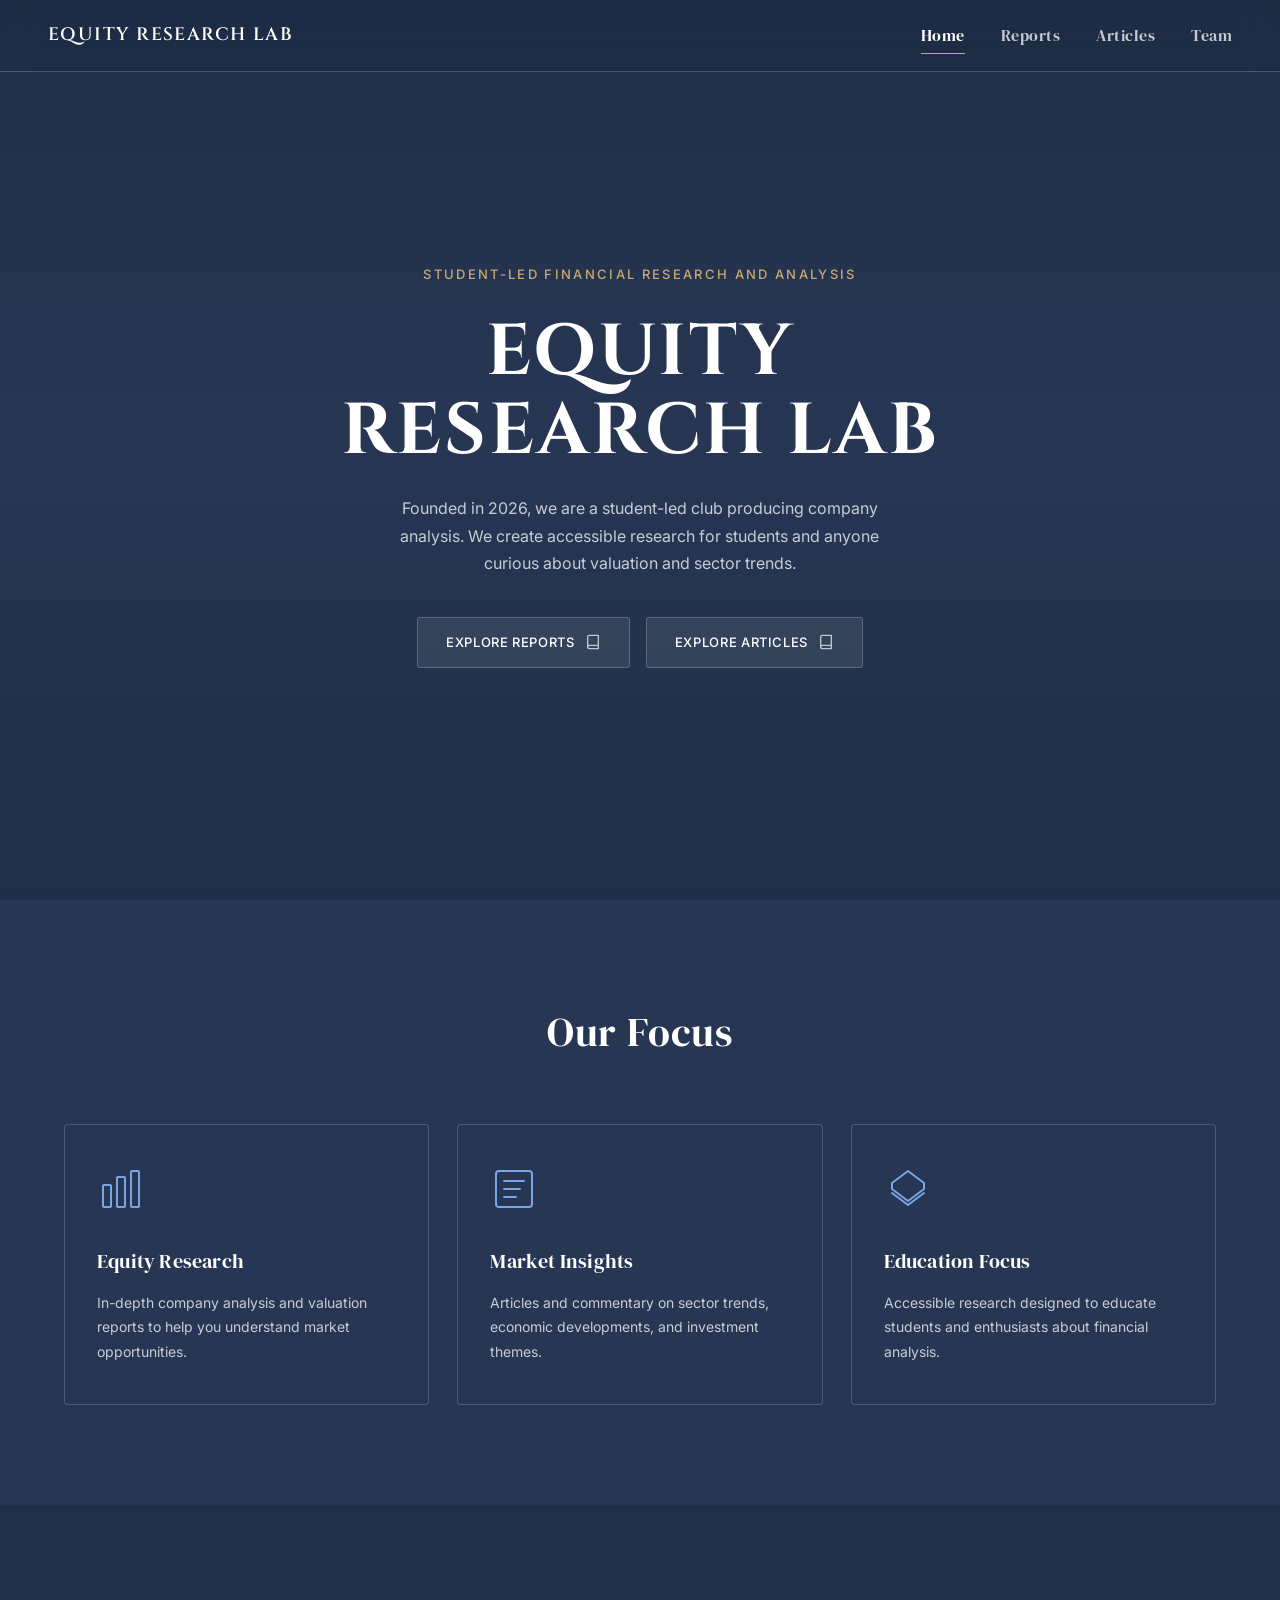
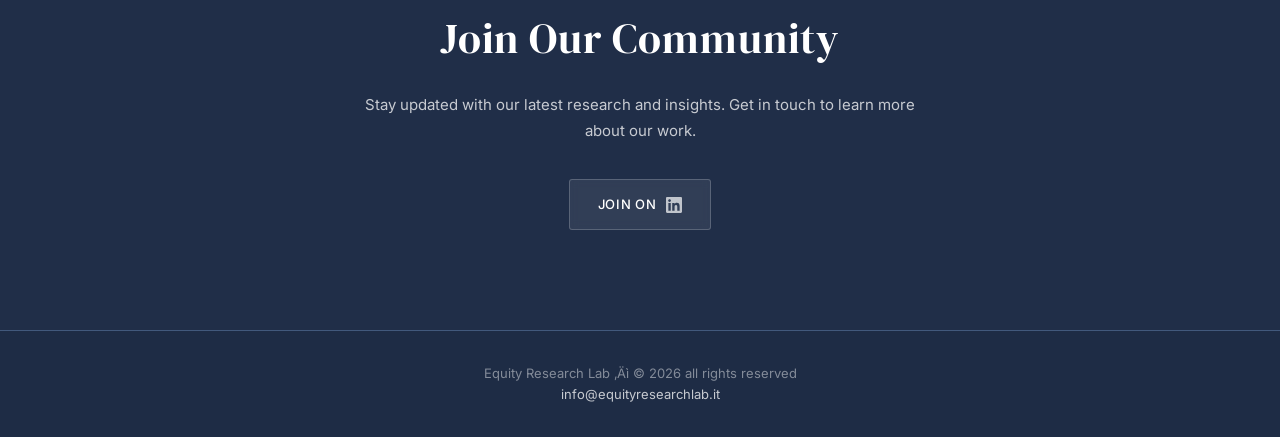
<file: index.html>
<!DOCTYPE html>
<html lang="en">
<head>
  <meta charset="UTF-8">
  <meta name="viewport" content="width=device-width, initial-scale=1.0, viewport-fit=cover">
  <title>Equity Research Lab ‚Äì A student-led club producing company analysis.</title>
  <meta name="description" content="Founded in 2026, we are a student-led club producing company analysis. We create accessible research for students and anyone curious about valuation and sector trends.">
  <link rel="preconnect" href="https://fonts.googleapis.com">
  <link rel="preconnect" href="https://fonts.gstatic.com" crossorigin>
  <link href="https://fonts.googleapis.com/css2?family=Cinzel:wght@400;600;700&family=DM+Serif+Display&family=Inter:wght@300;400;500;600&display=swap" rel="stylesheet">
  <link rel="stylesheet" href="assets/css/style.css">
</head>
<body>

  <!-- ‚ïê‚ïê‚ïê‚ïê HEADER ‚ïê‚ïê‚ïê‚ïê -->
  <header class="erl-header">
    <div class="erl-header__inner">
      <div style="display:flex;align-items:center;gap:14px;">
        <button class="erl-hamburger" id="erlMenuToggle" aria-label="Open navigation menu" aria-expanded="false" aria-controls="erlPanel">
          <span class="erl-hamburger__line"></span>
          <span class="erl-hamburger__line"></span>
          <span class="erl-hamburger__line"></span>
        </button>
        <a href="index.html" class="erl-header__brand">Equity Research Lab</a>
      </div>
      <nav class="erl-header__nav">
        <a href="index.html" class="is-active">Home</a>
        <a href="reports.html">Reports</a>
        <a href="articles.html">Articles</a>
        <a href="team.html">Team</a>
      </nav>
    </div>
  </header>

  <!-- ‚ïê‚ïê‚ïê‚ïê MOBILE BACKDROP ‚ïê‚ïê‚ïê‚ïê -->
  <div class="erl-backdrop" id="erlBackdrop"></div>

  <!-- ‚ïê‚ïê‚ïê‚ïê MOBILE PANEL ‚ïê‚ïê‚ïê‚ïê -->
  <nav class="erl-panel" id="erlPanel" role="navigation" aria-label="Main navigation" aria-hidden="true">
    <div class="erl-panel__header">
      <span class="erl-panel__logo">Equity Research Lab</span>
      <button class="erl-panel__close" id="erlMenuClose" aria-label="Close menu">
        <svg width="22" height="22" viewBox="0 0 24 24" fill="none" stroke="currentColor" stroke-width="1.5" stroke-linecap="round"><line x1="6" y1="6" x2="18" y2="18"/><line x1="18" y1="6" x2="6" y2="18"/></svg>
      </button>
    </div>
    <ul class="erl-panel__list">
      <li class="erl-panel__item"><a href="index.html" class="erl-panel__link">Home</a></li>
      <li class="erl-panel__item"><a href="reports.html" class="erl-panel__link">Reports</a></li>
      <li class="erl-panel__item"><a href="articles.html" class="erl-panel__link">Articles</a></li>
      <li class="erl-panel__item"><a href="team.html" class="erl-panel__link">Team</a></li>
    </ul>
    <div class="erl-panel__footer">
      <a href="team.html" class="erl-panel__cta">Contact Us</a>
    </div>
  </nav>

  <!-- ‚ïê‚ïê‚ïê‚ïê HERO ‚ïê‚ïê‚ïê‚ïê -->
  <section class="erl-hero">
    <div class="erl-hero__content">
      <p class="erl-hero__subtitle">Student-Led Financial Research and Analysis</p>
      <h1 class="erl-hero__title">Equity<br>Research Lab</h1>
      <p class="erl-hero__desc">Founded in 2026, we are a student-led club producing company analysis. We create accessible research for students and anyone curious about valuation and sector trends.</p>
      <div class="erl-hero__actions">
        <a href="reports.html" class="erl-btn erl-btn--primary">
          Explore Reports
          <svg class="erl-btn__icon" viewBox="0 0 24 24" fill="none" stroke="currentColor" stroke-width="2" stroke-linecap="round" stroke-linejoin="round"><path d="M4 19.5A2.5 2.5 0 0 1 6.5 17H20"/><path d="M6.5 2H20v20H6.5A2.5 2.5 0 0 1 4 19.5v-15A2.5 2.5 0 0 1 6.5 2z"/></svg>
        </a>
        <a href="articles.html" class="erl-btn erl-btn--primary">
          Explore Articles
          <svg class="erl-btn__icon" viewBox="0 0 24 24" fill="none" stroke="currentColor" stroke-width="2" stroke-linecap="round" stroke-linejoin="round"><path d="M4 19.5A2.5 2.5 0 0 1 6.5 17H20"/><path d="M6.5 2H20v20H6.5A2.5 2.5 0 0 1 4 19.5v-15A2.5 2.5 0 0 1 6.5 2z"/></svg>
        </a>
      </div>
    </div>
  </section>

  <!-- ‚ïê‚ïê‚ïê‚ïê OUR FOCUS ‚ïê‚ïê‚ïê‚ïê -->
  <section class="erl-section">
    <div class="erl-container">
      <h2 class="erl-section__title erl-reveal">Our Focus</h2>
      <div class="erl-focus-grid">

        <div class="erl-focus-card erl-reveal erl-reveal--delay-1">
          <svg class="erl-focus-card__icon" viewBox="0 0 48 48" fill="none" stroke="currentColor" stroke-width="2" stroke-linecap="round" stroke-linejoin="round">
            <rect x="6" y="20" width="8" height="22" rx="1"/><rect x="20" y="12" width="8" height="30" rx="1"/><rect x="34" y="6" width="8" height="36" rx="1"/>
          </svg>
          <h3 class="erl-focus-card__title">Equity Research</h3>
          <p class="erl-focus-card__desc">In-depth company analysis and valuation reports to help you understand market opportunities.</p>
        </div>

        <div class="erl-focus-card erl-reveal erl-reveal--delay-2">
          <svg class="erl-focus-card__icon" viewBox="0 0 48 48" fill="none" stroke="currentColor" stroke-width="2" stroke-linecap="round" stroke-linejoin="round">
            <rect x="6" y="6" width="36" height="36" rx="3"/><line x1="14" y1="16" x2="34" y2="16"/><line x1="14" y1="24" x2="30" y2="24"/><line x1="14" y1="32" x2="26" y2="32"/>
          </svg>
          <h3 class="erl-focus-card__title">Market Insights</h3>
          <p class="erl-focus-card__desc">Articles and commentary on sector trends, economic developments, and investment themes.</p>
        </div>

        <div class="erl-focus-card erl-reveal erl-reveal--delay-3">
          <svg class="erl-focus-card__icon" viewBox="0 0 48 48" fill="none" stroke="currentColor" stroke-width="2" stroke-linecap="round" stroke-linejoin="round">
            <path d="M24 6 L40 18 L40 24 L24 36 L8 24 L8 18 Z"/><path d="M8 28 L24 40 L40 28"/>
          </svg>
          <h3 class="erl-focus-card__title">Education Focus</h3>
          <p class="erl-focus-card__desc">Accessible research designed to educate students and enthusiasts about financial analysis.</p>
        </div>

      </div>
    </div>
  </section>

  <!-- ‚ïê‚ïê‚ïê‚ïê COMMUNITY CTA ‚ïê‚ïê‚ïê‚ïê -->
  <section class="erl-cta-section">
    <div class="erl-cta-section__content erl-reveal">
      <h2 class="erl-cta-section__title">Join Our Community</h2>
      <p class="erl-cta-section__desc">Stay updated with our latest research and insights. Get in touch to learn more about our work.</p>
      <a href="https://www.linkedin.com/company/equity-research-lab" target="_blank" rel="noopener" class="erl-btn erl-btn--primary">
        Join on
        <svg class="erl-btn__icon" viewBox="0 0 24 24" fill="currentColor"><path d="M20.447 20.452h-3.554v-5.569c0-1.328-.027-3.037-1.852-3.037-1.853 0-2.136 1.445-2.136 2.939v5.667H9.351V9h3.414v1.561h.046c.477-.9 1.637-1.85 3.37-1.85 3.601 0 4.267 2.37 4.267 5.455v6.286zM5.337 7.433c-1.144 0-2.063-.926-2.063-2.065 0-1.138.92-2.063 2.063-2.063 1.14 0 2.064.925 2.064 2.063 0 1.139-.925 2.065-2.064 2.065zm1.782 13.019H3.555V9h3.564v11.452zM22.225 0H1.771C.792 0 0 .774 0 1.729v20.542C0 23.227.792 24 1.771 24h20.451C23.2 24 24 23.227 24 22.271V1.729C24 .774 23.2 0 22.222 0h.003z"/></svg>
      </a>
    </div>
  </section>

  <!-- ‚ïê‚ïê‚ïê‚ïê FOOTER ‚ïê‚ïê‚ïê‚ïê -->
  <footer class="erl-footer">
    <p class="erl-footer__copy">
      Equity Research Lab ‚Äì &copy; 2026 all rights reserved<br>
      <a href="mailto:info@equityresearchlab.it">info@equityresearchlab.it</a>
    </p>
  </footer>

  <script src="assets/js/main.js"></script>
</body>
</html>
</file>
<file: assets/css/style.css>
/* ‚ïê‚ïê‚ïê‚ïê‚ïê‚ïê‚ïê‚ïê‚ïê‚ïê‚ïê‚ïê‚ïê‚ïê‚ïê‚ïê‚ïê‚ïê‚ïê‚ïê‚ïê‚ïê‚ïê‚ïê‚ïê‚ïê‚ïê‚ïê‚ïê‚ïê‚ïê‚ïê‚ïê‚ïê‚ïê‚ïê‚ïê‚ïê‚ïê‚ïê‚ïê‚ïê‚ïê‚ïê‚ïê‚ïê‚ïê‚ïê‚ïê‚ïê‚ïê‚ïê‚ïê‚ïê‚ïê‚ïê‚ïê‚ïê
   EQUITY RESEARCH LAB ‚Äî Global Stylesheet
   Premium financial research site
   ‚ïê‚ïê‚ïê‚ïê‚ïê‚ïê‚ïê‚ïê‚ïê‚ïê‚ïê‚ïê‚ïê‚ïê‚ïê‚ïê‚ïê‚ïê‚ïê‚ïê‚ïê‚ïê‚ïê‚ïê‚ïê‚ïê‚ïê‚ïê‚ïê‚ïê‚ïê‚ïê‚ïê‚ïê‚ïê‚ïê‚ïê‚ïê‚ïê‚ïê‚ïê‚ïê‚ïê‚ïê‚ïê‚ïê‚ïê‚ïê‚ïê‚ïê‚ïê‚ïê‚ïê‚ïê‚ïê‚ïê‚ïê‚ïê */

/* ‚îÄ‚îÄ CSS Variables ‚îÄ‚îÄ */
:root {
  --erl-navy:        #273653;
  --erl-navy-deep:   #1e2c45;
  --erl-navy-light:  #314768;
  --erl-navy-card:   rgba(39, 54, 83, 0.85);
  --erl-white:       #ffffff;
  --erl-white-soft:  rgba(255, 255, 255, 0.75);
  --erl-white-muted: rgba(255, 255, 255, 0.45);
  --erl-white-ghost: rgba(255, 255, 255, 0.06);
  --erl-gold:        #c9a96e;
  --erl-gold-soft:   rgba(201, 169, 110, 0.25);
  --erl-blue-accent: #78a6e4;
  --erl-bg:          #273653;
  --erl-border:      rgba(92, 122, 163, 0.59);

  --erl-serif:  'Cinzel', Georgia, 'Times New Roman', serif;
  --erl-display: 'DM Serif Display', Georgia, serif;
  --erl-sans:   'Inter', -apple-system, BlinkMacSystemFont, 'Segoe UI', Roboto, Helvetica, Arial, sans-serif;

  --erl-ease:        cubic-bezier(0.32, 0.72, 0, 1);
  --erl-ease-out:    cubic-bezier(0.16, 1, 0.3, 1);
  --erl-panel-width: 320px;

  --erl-header-h:    72px;
  --erl-max-w:       1200px;
  --erl-gutter:      24px;
}

/* ‚îÄ‚îÄ Reset ‚îÄ‚îÄ */
*, *::before, *::after { margin: 0; padding: 0; box-sizing: border-box; }
html {
  font-size: 16px;
  -webkit-text-size-adjust: 100%;
  scroll-behavior: smooth;
}
body {
  font-family: var(--erl-sans);
  background-color: var(--erl-bg);
  color: var(--erl-white);
  line-height: 1.6;
  overflow-x: hidden;
  -webkit-font-smoothing: antialiased;
  -moz-osx-font-smoothing: grayscale;
}
img { max-width: 100%; height: auto; display: block; }
a { color: inherit; text-decoration: none; }
ul, ol { list-style: none; }
button { font-family: inherit; cursor: pointer; }

/* ‚îÄ‚îÄ Utility ‚îÄ‚îÄ */
.erl-container {
  width: 100%;
  max-width: var(--erl-max-w);
  margin: 0 auto;
  padding: 0 var(--erl-gutter);
}
.erl-sr-only {
  position: absolute; width: 1px; height: 1px;
  padding: 0; margin: -1px; overflow: hidden;
  clip: rect(0,0,0,0); white-space: nowrap; border: 0;
}


/* ‚ïê‚ïê‚ïê‚ïê‚ïê‚ïê‚ïê‚ïê‚ïê‚ïê‚ïê‚ïê‚ïê‚ïê‚ïê‚ïê‚ïê‚ïê‚ïê‚ïê‚ïê‚ïê‚ïê‚ïê‚ïê‚ïê‚ïê‚ïê‚ïê‚ïê‚ïê‚ïê‚ïê‚ïê‚ïê‚ïê‚ïê‚ïê‚ïê‚ïê‚ïê‚ïê‚ïê‚ïê‚ïê‚ïê‚ïê‚ïê‚ïê‚ïê‚ïê‚ïê‚ïê‚ïê‚ïê‚ïê‚ïê‚ïê
   HEADER
   ‚ïê‚ïê‚ïê‚ïê‚ïê‚ïê‚ïê‚ïê‚ïê‚ïê‚ïê‚ïê‚ïê‚ïê‚ïê‚ïê‚ïê‚ïê‚ïê‚ïê‚ïê‚ïê‚ïê‚ïê‚ïê‚ïê‚ïê‚ïê‚ïê‚ïê‚ïê‚ïê‚ïê‚ïê‚ïê‚ïê‚ïê‚ïê‚ïê‚ïê‚ïê‚ïê‚ïê‚ïê‚ïê‚ïê‚ïê‚ïê‚ïê‚ïê‚ïê‚ïê‚ïê‚ïê‚ïê‚ïê‚ïê‚ïê */
.erl-header {
  position: fixed;
  top: 0; left: 0; right: 0;
  z-index: 1000;
  height: var(--erl-header-h);
  display: flex;
  align-items: center;
  padding: 0 clamp(20px, 4vw, 48px);
  background: rgba(30, 44, 69, 0.85);
  backdrop-filter: blur(16px);
  -webkit-backdrop-filter: blur(16px);
  border-bottom: 1px solid var(--erl-border);
  transition: background 0.3s ease;
}
.erl-header__inner {
  display: flex;
  align-items: center;
  justify-content: space-between;
  width: 100%;
  max-width: 1400px;
  margin: 0 auto;
}
.erl-header__brand {
  font-family: var(--erl-serif);
  font-size: clamp(14px, 2vw, 18px);
  font-weight: 600;
  letter-spacing: 0.08em;
  text-transform: uppercase;
  color: var(--erl-white);
  white-space: nowrap;
}

/* Desktop Nav */
.erl-header__nav {
  display: flex;
  align-items: center;
  gap: 36px;
}
.erl-header__nav a {
  position: relative;
  font-family: var(--erl-display);
  font-size: 16px;
  font-weight: 400;
  letter-spacing: 0.03em;
  color: var(--erl-white-soft);
  transition: color 0.3s ease;
  padding: 4px 0;
}
.erl-header__nav a::after {
  content: '';
  position: absolute;
  bottom: -2px; left: 0;
  width: 0; height: 1px;
  background: var(--erl-gold);
  transition: width 0.35s var(--erl-ease);
}
.erl-header__nav a:hover,
.erl-header__nav a.is-active {
  color: var(--erl-white);
}
.erl-header__nav a:hover::after,
.erl-header__nav a.is-active::after {
  width: 100%;
}

@media (max-width: 1024px) {
  .erl-header__nav { display: none; }
}


/* ‚ïê‚ïê‚ïê‚ïê‚ïê‚ïê‚ïê‚ïê‚ïê‚ïê‚ïê‚ïê‚ïê‚ïê‚ïê‚ïê‚ïê‚ïê‚ïê‚ïê‚ïê‚ïê‚ïê‚ïê‚ïê‚ïê‚ïê‚ïê‚ïê‚ïê‚ïê‚ïê‚ïê‚ïê‚ïê‚ïê‚ïê‚ïê‚ïê‚ïê‚ïê‚ïê‚ïê‚ïê‚ïê‚ïê‚ïê‚ïê‚ïê‚ïê‚ïê‚ïê‚ïê‚ïê‚ïê‚ïê‚ïê‚ïê
   HAMBURGER
   ‚ïê‚ïê‚ïê‚ïê‚ïê‚ïê‚ïê‚ïê‚ïê‚ïê‚ïê‚ïê‚ïê‚ïê‚ïê‚ïê‚ïê‚ïê‚ïê‚ïê‚ïê‚ïê‚ïê‚ïê‚ïê‚ïê‚ïê‚ïê‚ïê‚ïê‚ïê‚ïê‚ïê‚ïê‚ïê‚ïê‚ïê‚ïê‚ïê‚ïê‚ïê‚ïê‚ïê‚ïê‚ïê‚ïê‚ïê‚ïê‚ïê‚ïê‚ïê‚ïê‚ïê‚ïê‚ïê‚ïê‚ïê‚ïê */
.erl-hamburger {
  display: none;
  flex-direction: column;
  justify-content: center;
  align-items: center;
  gap: 5px;
  width: 44px; height: 44px;
  padding: 0;
  background: none; border: none;
  z-index: 10001;
  position: relative;
  -webkit-tap-highlight-color: transparent;
}
@media (max-width: 1024px) {
  .erl-hamburger { display: flex; }
}
.erl-hamburger__line {
  display: block;
  width: 22px; height: 1.5px;
  background: var(--erl-white);
  border-radius: 1px;
  transition: transform 0.4s var(--erl-ease), opacity 0.3s ease;
  transform-origin: center;
}
.erl-hamburger.is-active .erl-hamburger__line:nth-child(1) {
  transform: translateY(6.5px) rotate(45deg);
}
.erl-hamburger.is-active .erl-hamburger__line:nth-child(2) {
  opacity: 0; transform: scaleX(0);
}
.erl-hamburger.is-active .erl-hamburger__line:nth-child(3) {
  transform: translateY(-6.5px) rotate(-45deg);
}


/* ‚ïê‚ïê‚ïê‚ïê‚ïê‚ïê‚ïê‚ïê‚ïê‚ïê‚ïê‚ïê‚ïê‚ïê‚ïê‚ïê‚ïê‚ïê‚ïê‚ïê‚ïê‚ïê‚ïê‚ïê‚ïê‚ïê‚ïê‚ïê‚ïê‚ïê‚ïê‚ïê‚ïê‚ïê‚ïê‚ïê‚ïê‚ïê‚ïê‚ïê‚ïê‚ïê‚ïê‚ïê‚ïê‚ïê‚ïê‚ïê‚ïê‚ïê‚ïê‚ïê‚ïê‚ïê‚ïê‚ïê‚ïê‚ïê
   MOBILE PANEL (slide from left)
   ‚ïê‚ïê‚ïê‚ïê‚ïê‚ïê‚ïê‚ïê‚ïê‚ïê‚ïê‚ïê‚ïê‚ïê‚ïê‚ïê‚ïê‚ïê‚ïê‚ïê‚ïê‚ïê‚ïê‚ïê‚ïê‚ïê‚ïê‚ïê‚ïê‚ïê‚ïê‚ïê‚ïê‚ïê‚ïê‚ïê‚ïê‚ïê‚ïê‚ïê‚ïê‚ïê‚ïê‚ïê‚ïê‚ïê‚ïê‚ïê‚ïê‚ïê‚ïê‚ïê‚ïê‚ïê‚ïê‚ïê‚ïê‚ïê */
.erl-backdrop {
  position: fixed; inset: 0;
  background: rgba(0, 0, 0, 0.55);
  z-index: 9999;
  opacity: 0; visibility: hidden;
  transition: opacity 0.4s ease, visibility 0s linear 0.4s;
  -webkit-tap-highlight-color: transparent;
}
.erl-backdrop.is-visible {
  opacity: 1; visibility: visible;
  transition: opacity 0.4s ease, visibility 0s linear 0s;
}

.erl-panel {
  position: fixed; top: 0; left: 0;
  width: var(--erl-panel-width);
  max-width: 85vw;
  height: 100%; height: 100dvh;
  background: var(--erl-navy-deep);
  z-index: 10000;
  display: flex; flex-direction: column;
  transform: translateX(-100%);
  transition: transform 0.45s var(--erl-ease);
  overflow-y: auto;
  -webkit-overflow-scrolling: touch;
  overscroll-behavior: contain;
}
.erl-panel.is-open { transform: translateX(0); }

.erl-panel__header {
  display: flex; justify-content: space-between; align-items: center;
  padding: 20px 24px 16px;
  flex-shrink: 0;
  border-bottom: 1px solid var(--erl-border);
}
.erl-panel__logo {
  font-family: var(--erl-serif);
  font-size: 14px; font-weight: 600;
  letter-spacing: 0.08em;
  text-transform: uppercase;
  color: var(--erl-white);
}
.erl-panel__close {
  display: flex; align-items: center; justify-content: center;
  width: 40px; height: 40px; padding: 0;
  background: none; border: none;
  color: var(--erl-white-muted);
  transition: color 0.25s ease;
  -webkit-tap-highlight-color: transparent;
}
.erl-panel__close:hover { color: var(--erl-white); }

.erl-panel__list {
  margin: 0; padding: 16px 0; flex: 1;
}
.erl-panel__item {
  opacity: 0; transform: translateX(-20px);
  transition: opacity 0.4s ease, transform 0.45s var(--erl-ease);
}
.erl-panel.is-open .erl-panel__item:nth-child(1) { opacity:1; transform:translateX(0); transition-delay:0.08s; }
.erl-panel.is-open .erl-panel__item:nth-child(2) { opacity:1; transform:translateX(0); transition-delay:0.13s; }
.erl-panel.is-open .erl-panel__item:nth-child(3) { opacity:1; transform:translateX(0); transition-delay:0.18s; }
.erl-panel.is-open .erl-panel__item:nth-child(4) { opacity:1; transform:translateX(0); transition-delay:0.23s; }

.erl-panel__link {
  display: flex; align-items: center;
  width: 100%; padding: 16px 24px;
  font-family: var(--erl-display);
  font-size: 22px; font-weight: 400;
  letter-spacing: 0.01em;
  color: var(--erl-white);
  background: none; border: none;
  text-align: left;
  transition: background 0.2s ease, color 0.25s ease;
  -webkit-tap-highlight-color: transparent;
}
.erl-panel__link:hover { background: rgba(255,255,255,0.04); color: var(--erl-gold); }

.erl-panel__footer {
  padding: 20px 24px 32px; flex-shrink: 0;
  border-top: 1px solid var(--erl-border);
}
.erl-panel__cta {
  display: block; text-align: center;
  padding: 13px 24px;
  font-size: 13px; font-weight: 500;
  letter-spacing: 0.06em; text-transform: uppercase;
  color: var(--erl-white);
  border: 1px solid var(--erl-white-muted);
  border-radius: 2px;
  transition: border-color 0.3s ease, background 0.3s ease;
}
.erl-panel__cta:hover {
  border-color: var(--erl-white);
  background: rgba(255,255,255,0.06);
}

body.erl-menu-locked { overflow: hidden; position: fixed; width: 100%; }

@media (min-width: 1025px) {
  .erl-hamburger, .erl-panel, .erl-backdrop { display: none !important; }
}
@supports (padding-top: env(safe-area-inset-top)) {
  .erl-panel__header { padding-top: calc(20px + env(safe-area-inset-top)); }
  .erl-panel__footer { padding-bottom: calc(32px + env(safe-area-inset-bottom)); }
}


/* ‚ïê‚ïê‚ïê‚ïê‚ïê‚ïê‚ïê‚ïê‚ïê‚ïê‚ïê‚ïê‚ïê‚ïê‚ïê‚ïê‚ïê‚ïê‚ïê‚ïê‚ïê‚ïê‚ïê‚ïê‚ïê‚ïê‚ïê‚ïê‚ïê‚ïê‚ïê‚ïê‚ïê‚ïê‚ïê‚ïê‚ïê‚ïê‚ïê‚ïê‚ïê‚ïê‚ïê‚ïê‚ïê‚ïê‚ïê‚ïê‚ïê‚ïê‚ïê‚ïê‚ïê‚ïê‚ïê‚ïê‚ïê‚ïê
   HERO ‚Äî Homepage
   ‚ïê‚ïê‚ïê‚ïê‚ïê‚ïê‚ïê‚ïê‚ïê‚ïê‚ïê‚ïê‚ïê‚ïê‚ïê‚ïê‚ïê‚ïê‚ïê‚ïê‚ïê‚ïê‚ïê‚ïê‚ïê‚ïê‚ïê‚ïê‚ïê‚ïê‚ïê‚ïê‚ïê‚ïê‚ïê‚ïê‚ïê‚ïê‚ïê‚ïê‚ïê‚ïê‚ïê‚ïê‚ïê‚ïê‚ïê‚ïê‚ïê‚ïê‚ïê‚ïê‚ïê‚ïê‚ïê‚ïê‚ïê‚ïê */
.erl-hero {
  position: relative;
  display: flex; flex-direction: column;
  align-items: center; justify-content: center;
  text-align: center;
  min-height: 100vh;
  padding: calc(var(--erl-header-h) + 40px) var(--erl-gutter) 80px;
  background: url('https://equityresearchlab.it/wp-content/uploads/2026/02/sfondo.png') center/cover no-repeat;
  overflow: hidden;
}
.erl-hero::before {
  content: '';
  position: absolute; inset: 0;
  background: linear-gradient(
    180deg,
    rgba(30, 44, 69, 0.7) 0%,
    rgba(39, 54, 83, 0.75) 50%,
    rgba(30, 44, 69, 0.85) 100%
  );
  z-index: 1;
}
.erl-hero__content {
  position: relative; z-index: 2;
  max-width: 720px;
}
.erl-hero__subtitle {
  font-size: clamp(10px, 1.5vw, 13px);
  font-weight: 500;
  letter-spacing: 0.18em;
  text-transform: uppercase;
  color: var(--erl-gold);
  margin-bottom: 28px;
  opacity: 0; transform: translateY(20px);
  animation: erlFadeUp 0.8s 0.3s var(--erl-ease-out) forwards;
}
.erl-hero__title {
  font-family: var(--erl-serif);
  font-size: clamp(36px, 8vw, 72px);
  font-weight: 700;
  letter-spacing: 0.03em;
  line-height: 1.1;
  text-transform: uppercase;
  margin-bottom: 24px;
  opacity: 0; transform: translateY(20px);
  animation: erlFadeUp 0.8s 0.5s var(--erl-ease-out) forwards;
}
.erl-hero__desc {
  font-size: clamp(14px, 1.8vw, 16px);
  line-height: 1.7;
  color: var(--erl-white-soft);
  max-width: 520px;
  margin: 0 auto 40px;
  opacity: 0; transform: translateY(20px);
  animation: erlFadeUp 0.8s 0.7s var(--erl-ease-out) forwards;
}
.erl-hero__actions {
  display: flex;
  gap: 16px;
  justify-content: center;
  flex-wrap: wrap;
  opacity: 0; transform: translateY(20px);
  animation: erlFadeUp 0.8s 0.9s var(--erl-ease-out) forwards;
}

@keyframes erlFadeUp {
  to { opacity: 1; transform: translateY(0); }
}


/* ‚ïê‚ïê‚ïê‚ïê‚ïê‚ïê‚ïê‚ïê‚ïê‚ïê‚ïê‚ïê‚ïê‚ïê‚ïê‚ïê‚ïê‚ïê‚ïê‚ïê‚ïê‚ïê‚ïê‚ïê‚ïê‚ïê‚ïê‚ïê‚ïê‚ïê‚ïê‚ïê‚ïê‚ïê‚ïê‚ïê‚ïê‚ïê‚ïê‚ïê‚ïê‚ïê‚ïê‚ïê‚ïê‚ïê‚ïê‚ïê‚ïê‚ïê‚ïê‚ïê‚ïê‚ïê‚ïê‚ïê‚ïê‚ïê
   PAGE HERO ‚Äî Internal pages (Reports, Articles, Team)
   ‚ïê‚ïê‚ïê‚ïê‚ïê‚ïê‚ïê‚ïê‚ïê‚ïê‚ïê‚ïê‚ïê‚ïê‚ïê‚ïê‚ïê‚ïê‚ïê‚ïê‚ïê‚ïê‚ïê‚ïê‚ïê‚ïê‚ïê‚ïê‚ïê‚ïê‚ïê‚ïê‚ïê‚ïê‚ïê‚ïê‚ïê‚ïê‚ïê‚ïê‚ïê‚ïê‚ïê‚ïê‚ïê‚ïê‚ïê‚ïê‚ïê‚ïê‚ïê‚ïê‚ïê‚ïê‚ïê‚ïê‚ïê‚ïê */
.erl-page-hero {
  position: relative;
  display: flex; flex-direction: column;
  align-items: center; justify-content: center;
  text-align: center;
  padding: calc(var(--erl-header-h) + 60px) var(--erl-gutter) 60px;
  min-height: 400px;
  background: url('https://equityresearchlab.it/wp-content/uploads/2026/02/sfondo.png') center/cover no-repeat;
  overflow: hidden;
}
.erl-page-hero::before {
  content: '';
  position: absolute; inset: 0;
  background: linear-gradient(
    180deg,
    rgba(30, 44, 69, 0.75) 0%,
    rgba(39, 54, 83, 0.8) 100%
  );
  z-index: 1;
}
.erl-page-hero__content {
  position: relative; z-index: 2;
  max-width: 600px;
}
.erl-page-hero__label {
  font-size: 12px; font-weight: 500;
  letter-spacing: 0.18em;
  text-transform: uppercase;
  color: var(--erl-gold);
  margin-bottom: 16px;
}
.erl-page-hero__title {
  font-family: var(--erl-serif);
  font-size: clamp(28px, 6vw, 48px);
  font-weight: 700;
  letter-spacing: 0.02em;
  line-height: 1.15;
}
.erl-page-hero__desc {
  font-size: 15px; line-height: 1.7;
  color: var(--erl-white-soft);
  margin-top: 16px;
}
.erl-page-hero--team {
  background-image: url('https://images.unsplash.com/photo-1497366216548-37526070297c?w=1600&h=900&fit=crop');
  background-position: center 40%;
}


/* ‚ïê‚ïê‚ïê‚ïê‚ïê‚ïê‚ïê‚ïê‚ïê‚ïê‚ïê‚ïê‚ïê‚ïê‚ïê‚ïê‚ïê‚ïê‚ïê‚ïê‚ïê‚ïê‚ïê‚ïê‚ïê‚ïê‚ïê‚ïê‚ïê‚ïê‚ïê‚ïê‚ïê‚ïê‚ïê‚ïê‚ïê‚ïê‚ïê‚ïê‚ïê‚ïê‚ïê‚ïê‚ïê‚ïê‚ïê‚ïê‚ïê‚ïê‚ïê‚ïê‚ïê‚ïê‚ïê‚ïê‚ïê‚ïê
   BUTTONS
   ‚ïê‚ïê‚ïê‚ïê‚ïê‚ïê‚ïê‚ïê‚ïê‚ïê‚ïê‚ïê‚ïê‚ïê‚ïê‚ïê‚ïê‚ïê‚ïê‚ïê‚ïê‚ïê‚ïê‚ïê‚ïê‚ïê‚ïê‚ïê‚ïê‚ïê‚ïê‚ïê‚ïê‚ïê‚ïê‚ïê‚ïê‚ïê‚ïê‚ïê‚ïê‚ïê‚ïê‚ïê‚ïê‚ïê‚ïê‚ïê‚ïê‚ïê‚ïê‚ïê‚ïê‚ïê‚ïê‚ïê‚ïê‚ïê */
.erl-btn {
  display: inline-flex;
  align-items: center; gap: 10px;
  padding: 14px 28px;
  font-size: 13px; font-weight: 500;
  letter-spacing: 0.05em;
  text-transform: uppercase;
  border-radius: 3px;
  transition: all 0.3s ease;
  white-space: nowrap;
}
.erl-btn--primary {
  background: rgba(255, 255, 255, 0.08);
  color: var(--erl-white);
  border: 1px solid rgba(255, 255, 255, 0.2);
  backdrop-filter: blur(4px);
}
.erl-btn--primary:hover {
  background: rgba(255, 255, 255, 0.14);
  border-color: rgba(255, 255, 255, 0.4);
}
.erl-btn--outline {
  background: transparent;
  color: var(--erl-white);
  border: 1px solid var(--erl-white-muted);
}
.erl-btn--outline:hover {
  border-color: var(--erl-white);
  background: rgba(255, 255, 255, 0.04);
}
.erl-btn--gold {
  background: transparent;
  color: var(--erl-gold);
  border: 1px solid var(--erl-gold);
}
.erl-btn--gold:hover {
  background: var(--erl-gold-soft);
}
.erl-btn__icon {
  width: 16px; height: 16px;
  opacity: 0.7;
}


/* ‚ïê‚ïê‚ïê‚ïê‚ïê‚ïê‚ïê‚ïê‚ïê‚ïê‚ïê‚ïê‚ïê‚ïê‚ïê‚ïê‚ïê‚ïê‚ïê‚ïê‚ïê‚ïê‚ïê‚ïê‚ïê‚ïê‚ïê‚ïê‚ïê‚ïê‚ïê‚ïê‚ïê‚ïê‚ïê‚ïê‚ïê‚ïê‚ïê‚ïê‚ïê‚ïê‚ïê‚ïê‚ïê‚ïê‚ïê‚ïê‚ïê‚ïê‚ïê‚ïê‚ïê‚ïê‚ïê‚ïê‚ïê‚ïê
   SECTION ‚Äî Our Focus
   ‚ïê‚ïê‚ïê‚ïê‚ïê‚ïê‚ïê‚ïê‚ïê‚ïê‚ïê‚ïê‚ïê‚ïê‚ïê‚ïê‚ïê‚ïê‚ïê‚ïê‚ïê‚ïê‚ïê‚ïê‚ïê‚ïê‚ïê‚ïê‚ïê‚ïê‚ïê‚ïê‚ïê‚ïê‚ïê‚ïê‚ïê‚ïê‚ïê‚ïê‚ïê‚ïê‚ïê‚ïê‚ïê‚ïê‚ïê‚ïê‚ïê‚ïê‚ïê‚ïê‚ïê‚ïê‚ïê‚ïê‚ïê‚ïê */
.erl-section {
  padding: 100px 0;
}
.erl-section__title {
  font-family: var(--erl-display);
  font-size: clamp(26px, 4vw, 40px);
  font-weight: 400;
  text-align: center;
  margin-bottom: 60px;
  letter-spacing: 0.02em;
}

/* Focus Cards */
.erl-focus-grid {
  display: grid;
  grid-template-columns: repeat(auto-fit, minmax(280px, 1fr));
  gap: 28px;
}
.erl-focus-card {
  position: relative;
  padding: 40px 32px;
  background: var(--erl-navy);
  border: 1px solid var(--erl-border);
  border-radius: 4px;
  transition: border-color 0.35s ease, transform 0.35s var(--erl-ease);
}
.erl-focus-card:hover {
  border-color: rgba(255, 255, 255, 0.15);
  transform: translateY(-4px);
}
.erl-focus-card__icon {
  width: 48px; height: 48px;
  margin-bottom: 24px;
  color: var(--erl-blue-accent);
}
.erl-focus-card__title {
  font-family: var(--erl-display);
  font-size: 20px; font-weight: 400;
  margin-bottom: 14px;
  letter-spacing: 0.01em;
}
.erl-focus-card__desc {
  font-size: 14px; line-height: 1.75;
  color: var(--erl-white-soft);
}


/* ‚ïê‚ïê‚ïê‚ïê‚ïê‚ïê‚ïê‚ïê‚ïê‚ïê‚ïê‚ïê‚ïê‚ïê‚ïê‚ïê‚ïê‚ïê‚ïê‚ïê‚ïê‚ïê‚ïê‚ïê‚ïê‚ïê‚ïê‚ïê‚ïê‚ïê‚ïê‚ïê‚ïê‚ïê‚ïê‚ïê‚ïê‚ïê‚ïê‚ïê‚ïê‚ïê‚ïê‚ïê‚ïê‚ïê‚ïê‚ïê‚ïê‚ïê‚ïê‚ïê‚ïê‚ïê‚ïê‚ïê‚ïê‚ïê
   COMMUNITY CTA SECTION
   ‚ïê‚ïê‚ïê‚ïê‚ïê‚ïê‚ïê‚ïê‚ïê‚ïê‚ïê‚ïê‚ïê‚ïê‚ïê‚ïê‚ïê‚ïê‚ïê‚ïê‚ïê‚ïê‚ïê‚ïê‚ïê‚ïê‚ïê‚ïê‚ïê‚ïê‚ïê‚ïê‚ïê‚ïê‚ïê‚ïê‚ïê‚ïê‚ïê‚ïê‚ïê‚ïê‚ïê‚ïê‚ïê‚ïê‚ïê‚ïê‚ïê‚ïê‚ïê‚ïê‚ïê‚ïê‚ïê‚ïê‚ïê‚ïê */
.erl-cta-section {
  position: relative;
  padding: 100px var(--erl-gutter);
  text-align: center;
  background: url('https://equityresearchlab.it/wp-content/uploads/2026/02/sfondo.png') center/cover no-repeat;
  overflow: hidden;
}
.erl-cta-section::before {
  content: '';
  position: absolute; inset: 0;
  background: rgba(30, 44, 69, 0.8);
  z-index: 1;
}
.erl-cta-section__content {
  position: relative; z-index: 2;
  max-width: 560px;
  margin: 0 auto;
}
.erl-cta-section__title {
  font-family: var(--erl-display);
  font-size: clamp(26px, 5vw, 42px);
  font-weight: 400;
  font-style: normal;
  margin-bottom: 20px;
  letter-spacing: 0.02em;
}
.erl-cta-section__desc {
  font-size: 15px; line-height: 1.7;
  color: var(--erl-white-soft);
  margin-bottom: 36px;
}


/* ‚ïê‚ïê‚ïê‚ïê‚ïê‚ïê‚ïê‚ïê‚ïê‚ïê‚ïê‚ïê‚ïê‚ïê‚ïê‚ïê‚ïê‚ïê‚ïê‚ïê‚ïê‚ïê‚ïê‚ïê‚ïê‚ïê‚ïê‚ïê‚ïê‚ïê‚ïê‚ïê‚ïê‚ïê‚ïê‚ïê‚ïê‚ïê‚ïê‚ïê‚ïê‚ïê‚ïê‚ïê‚ïê‚ïê‚ïê‚ïê‚ïê‚ïê‚ïê‚ïê‚ïê‚ïê‚ïê‚ïê‚ïê‚ïê
   POST ARCHIVE (Reports / Articles)
   ‚ïê‚ïê‚ïê‚ïê‚ïê‚ïê‚ïê‚ïê‚ïê‚ïê‚ïê‚ïê‚ïê‚ïê‚ïê‚ïê‚ïê‚ïê‚ïê‚ïê‚ïê‚ïê‚ïê‚ïê‚ïê‚ïê‚ïê‚ïê‚ïê‚ïê‚ïê‚ïê‚ïê‚ïê‚ïê‚ïê‚ïê‚ïê‚ïê‚ïê‚ïê‚ïê‚ïê‚ïê‚ïê‚ïê‚ïê‚ïê‚ïê‚ïê‚ïê‚ïê‚ïê‚ïê‚ïê‚ïê‚ïê‚ïê */
.erl-archive {
  padding: 80px 0 100px;
}
.erl-post-grid {
  display: grid;
  grid-template-columns: 1fr;
  gap: 32px;
}
.erl-post-card {
  display: grid;
  grid-template-columns: 300px 1fr;
  gap: 0;
  background: var(--erl-navy);
  border: 1px solid var(--erl-border);
  border-radius: 4px;
  overflow: hidden;
  transition: border-color 0.35s ease, transform 0.35s var(--erl-ease);
}
.erl-post-card:hover {
  border-color: rgba(255, 255, 255, 0.15);
  transform: translateY(-3px);
}
.erl-post-card__img {
  width: 100%; height: 100%;
  object-fit: cover;
  min-height: 220px;
}
.erl-post-card__body {
  padding: 32px;
  display: flex; flex-direction: column;
  justify-content: center;
}
.erl-post-card__title {
  font-family: var(--erl-display);
  font-size: clamp(18px, 2.5vw, 24px);
  font-weight: 600;
  color: var(--erl-blue-accent);
  margin-bottom: 8px;
  line-height: 1.3;
  transition: color 0.25s ease;
}
.erl-post-card:hover .erl-post-card__title {
  color: var(--erl-white);
}
.erl-post-card__date {
  font-size: 13px;
  color: var(--erl-white-muted);
  margin-bottom: 16px;
}
.erl-post-card__excerpt {
  font-size: 14px; line-height: 1.7;
  color: var(--erl-white-soft);
  margin-bottom: 20px;
  display: -webkit-box;
  -webkit-line-clamp: 4;
  -webkit-box-orient: vertical;
  overflow: hidden;
}
.erl-post-card__read {
  font-size: 13px;
  font-weight: 500;
  letter-spacing: 0.03em;
  color: var(--erl-blue-accent);
  transition: color 0.25s ease;
}
.erl-post-card__read:hover { color: var(--erl-gold); }

@media (max-width: 768px) {
  .erl-post-card {
    grid-template-columns: 1fr;
  }
  .erl-post-card__img {
    min-height: 200px;
    max-height: 240px;
  }
  .erl-post-card__body {
    padding: 24px;
  }
}


/* ‚ïê‚ïê‚ïê‚ïê‚ïê‚ïê‚ïê‚ïê‚ïê‚ïê‚ïê‚ïê‚ïê‚ïê‚ïê‚ïê‚ïê‚ïê‚ïê‚ïê‚ïê‚ïê‚ïê‚ïê‚ïê‚ïê‚ïê‚ïê‚ïê‚ïê‚ïê‚ïê‚ïê‚ïê‚ïê‚ïê‚ïê‚ïê‚ïê‚ïê‚ïê‚ïê‚ïê‚ïê‚ïê‚ïê‚ïê‚ïê‚ïê‚ïê‚ïê‚ïê‚ïê‚ïê‚ïê‚ïê‚ïê‚ïê
   TEAM SECTION
   ‚ïê‚ïê‚ïê‚ïê‚ïê‚ïê‚ïê‚ïê‚ïê‚ïê‚ïê‚ïê‚ïê‚ïê‚ïê‚ïê‚ïê‚ïê‚ïê‚ïê‚ïê‚ïê‚ïê‚ïê‚ïê‚ïê‚ïê‚ïê‚ïê‚ïê‚ïê‚ïê‚ïê‚ïê‚ïê‚ïê‚ïê‚ïê‚ïê‚ïê‚ïê‚ïê‚ïê‚ïê‚ïê‚ïê‚ïê‚ïê‚ïê‚ïê‚ïê‚ïê‚ïê‚ïê‚ïê‚ïê‚ïê‚ïê */
.erl-team {
  padding: 80px 0 100px;
}
.erl-team__title {
  font-family: var(--erl-display);
  font-size: clamp(28px, 5vw, 42px);
  font-weight: 700;
  text-align: center;
  margin-bottom: 60px;
  letter-spacing: 0.02em;
}
.erl-team-grid {
  display: grid;
  grid-template-columns: repeat(auto-fit, minmax(300px, 1fr));
  gap: 40px;
  max-width: 800px;
  margin: 0 auto;
}
.erl-team-card {
  background: var(--erl-navy);
  border: 1px solid var(--erl-border);
  border-radius: 4px;
  overflow: hidden;
  text-align: center;
  transition: border-color 0.35s ease, transform 0.35s var(--erl-ease);
}
.erl-team-card:hover {
  border-color: rgba(255, 255, 255, 0.15);
  transform: translateY(-4px);
}
.erl-team-card__img {
  width: 100%;
  aspect-ratio: 4/5;
  object-fit: cover;
}
.erl-team-card__body {
  padding: 28px 24px 32px;
}
.erl-team-card__name {
  font-family: var(--erl-display);
  font-size: 22px; font-weight: 600;
  margin-bottom: 6px;
}
.erl-team-card__role {
  font-size: 14px;
  color: var(--erl-gold);
  margin-bottom: 16px;
}
.erl-team-card__social {
  display: flex;
  justify-content: center;
  gap: 20px;
}
.erl-team-card__social a {
  display: flex; align-items: center; justify-content: center;
  width: 40px; height: 40px;
  color: var(--erl-white-soft);
  transition: color 0.25s ease;
}
.erl-team-card__social a:hover { color: var(--erl-white); }
.erl-team-card__social svg { width: 22px; height: 22px; }
.erl-team-card__bio {
  font-size: 13px; line-height: 1.6;
  color: var(--erl-white-muted);
  margin-bottom: 16px;
}


/* ‚ïê‚ïê‚ïê‚ïê‚ïê‚ïê‚ïê‚ïê‚ïê‚ïê‚ïê‚ïê‚ïê‚ïê‚ïê‚ïê‚ïê‚ïê‚ïê‚ïê‚ïê‚ïê‚ïê‚ïê‚ïê‚ïê‚ïê‚ïê‚ïê‚ïê‚ïê‚ïê‚ïê‚ïê‚ïê‚ïê‚ïê‚ïê‚ïê‚ïê‚ïê‚ïê‚ïê‚ïê‚ïê‚ïê‚ïê‚ïê‚ïê‚ïê‚ïê‚ïê‚ïê‚ïê‚ïê‚ïê‚ïê‚ïê
   FOOTER
   ‚ïê‚ïê‚ïê‚ïê‚ïê‚ïê‚ïê‚ïê‚ïê‚ïê‚ïê‚ïê‚ïê‚ïê‚ïê‚ïê‚ïê‚ïê‚ïê‚ïê‚ïê‚ïê‚ïê‚ïê‚ïê‚ïê‚ïê‚ïê‚ïê‚ïê‚ïê‚ïê‚ïê‚ïê‚ïê‚ïê‚ïê‚ïê‚ïê‚ïê‚ïê‚ïê‚ïê‚ïê‚ïê‚ïê‚ïê‚ïê‚ïê‚ïê‚ïê‚ïê‚ïê‚ïê‚ïê‚ïê‚ïê‚ïê */
.erl-footer {
  padding: 32px var(--erl-gutter);
  text-align: center;
  border-top: 1px solid var(--erl-border);
  background: var(--erl-navy-deep);
}
.erl-footer__copy {
  font-size: 13px;
  color: var(--erl-white-muted);
  line-height: 1.6;
}
.erl-footer__copy a {
  color: var(--erl-white-soft);
  transition: color 0.25s ease;
}
.erl-footer__copy a:hover { color: var(--erl-white); }


/* ‚ïê‚ïê‚ïê‚ïê‚ïê‚ïê‚ïê‚ïê‚ïê‚ïê‚ïê‚ïê‚ïê‚ïê‚ïê‚ïê‚ïê‚ïê‚ïê‚ïê‚ïê‚ïê‚ïê‚ïê‚ïê‚ïê‚ïê‚ïê‚ïê‚ïê‚ïê‚ïê‚ïê‚ïê‚ïê‚ïê‚ïê‚ïê‚ïê‚ïê‚ïê‚ïê‚ïê‚ïê‚ïê‚ïê‚ïê‚ïê‚ïê‚ïê‚ïê‚ïê‚ïê‚ïê‚ïê‚ïê‚ïê‚ïê
   SCROLL REVEAL ANIMATIONS
   ‚ïê‚ïê‚ïê‚ïê‚ïê‚ïê‚ïê‚ïê‚ïê‚ïê‚ïê‚ïê‚ïê‚ïê‚ïê‚ïê‚ïê‚ïê‚ïê‚ïê‚ïê‚ïê‚ïê‚ïê‚ïê‚ïê‚ïê‚ïê‚ïê‚ïê‚ïê‚ïê‚ïê‚ïê‚ïê‚ïê‚ïê‚ïê‚ïê‚ïê‚ïê‚ïê‚ïê‚ïê‚ïê‚ïê‚ïê‚ïê‚ïê‚ïê‚ïê‚ïê‚ïê‚ïê‚ïê‚ïê‚ïê‚ïê */
.erl-reveal {
  opacity: 0;
  transform: translateY(30px);
  transition: opacity 0.7s var(--erl-ease-out), transform 0.7s var(--erl-ease-out);
}
.erl-reveal.is-visible {
  opacity: 1;
  transform: translateY(0);
}
.erl-reveal--delay-1 { transition-delay: 0.1s; }
.erl-reveal--delay-2 { transition-delay: 0.2s; }
.erl-reveal--delay-3 { transition-delay: 0.3s; }


/* ‚ïê‚ïê‚ïê‚ïê‚ïê‚ïê‚ïê‚ïê‚ïê‚ïê‚ïê‚ïê‚ïê‚ïê‚ïê‚ïê‚ïê‚ïê‚ïê‚ïê‚ïê‚ïê‚ïê‚ïê‚ïê‚ïê‚ïê‚ïê‚ïê‚ïê‚ïê‚ïê‚ïê‚ïê‚ïê‚ïê‚ïê‚ïê‚ïê‚ïê‚ïê‚ïê‚ïê‚ïê‚ïê‚ïê‚ïê‚ïê‚ïê‚ïê‚ïê‚ïê‚ïê‚ïê‚ïê‚ïê‚ïê‚ïê
   RESPONSIVE ADJUSTMENTS
   ‚ïê‚ïê‚ïê‚ïê‚ïê‚ïê‚ïê‚ïê‚ïê‚ïê‚ïê‚ïê‚ïê‚ïê‚ïê‚ïê‚ïê‚ïê‚ïê‚ïê‚ïê‚ïê‚ïê‚ïê‚ïê‚ïê‚ïê‚ïê‚ïê‚ïê‚ïê‚ïê‚ïê‚ïê‚ïê‚ïê‚ïê‚ïê‚ïê‚ïê‚ïê‚ïê‚ïê‚ïê‚ïê‚ïê‚ïê‚ïê‚ïê‚ïê‚ïê‚ïê‚ïê‚ïê‚ïê‚ïê‚ïê‚ïê */
@media (max-width: 768px) {
  :root {
    --erl-header-h: 60px;
    --erl-gutter: 20px;
  }
  .erl-section { padding: 70px 0; }
  .erl-section__title { margin-bottom: 40px; }
  .erl-focus-card { padding: 28px 24px; }
  .erl-cta-section { padding: 70px var(--erl-gutter); }
  .erl-hero { min-height: 90vh; }
  .erl-page-hero { min-height: 320px; padding-top: calc(var(--erl-header-h) + 40px); }
  .erl-team-grid { gap: 24px; }
}

@media (max-width: 480px) {
  .erl-hero__actions { flex-direction: column; align-items: center; }
  .erl-btn { width: 100%; max-width: 280px; justify-content: center; }
}
</file>
